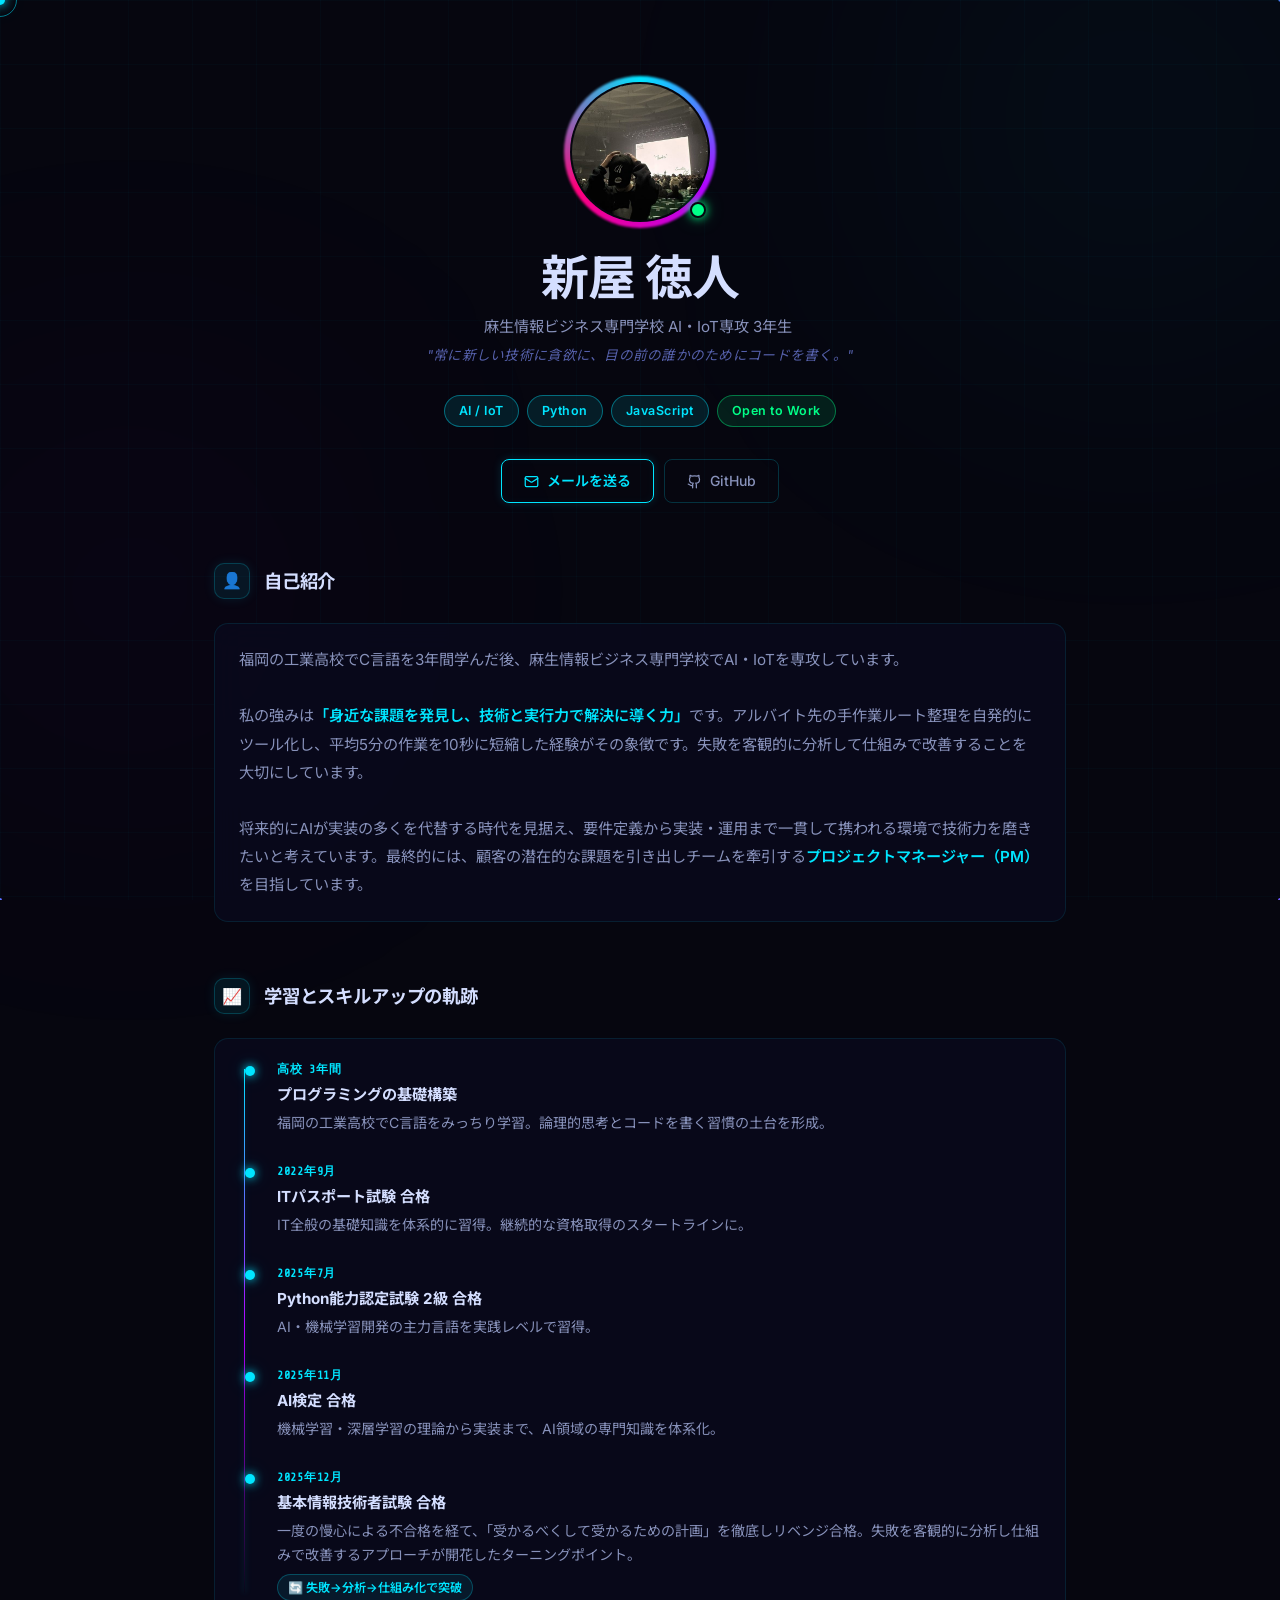
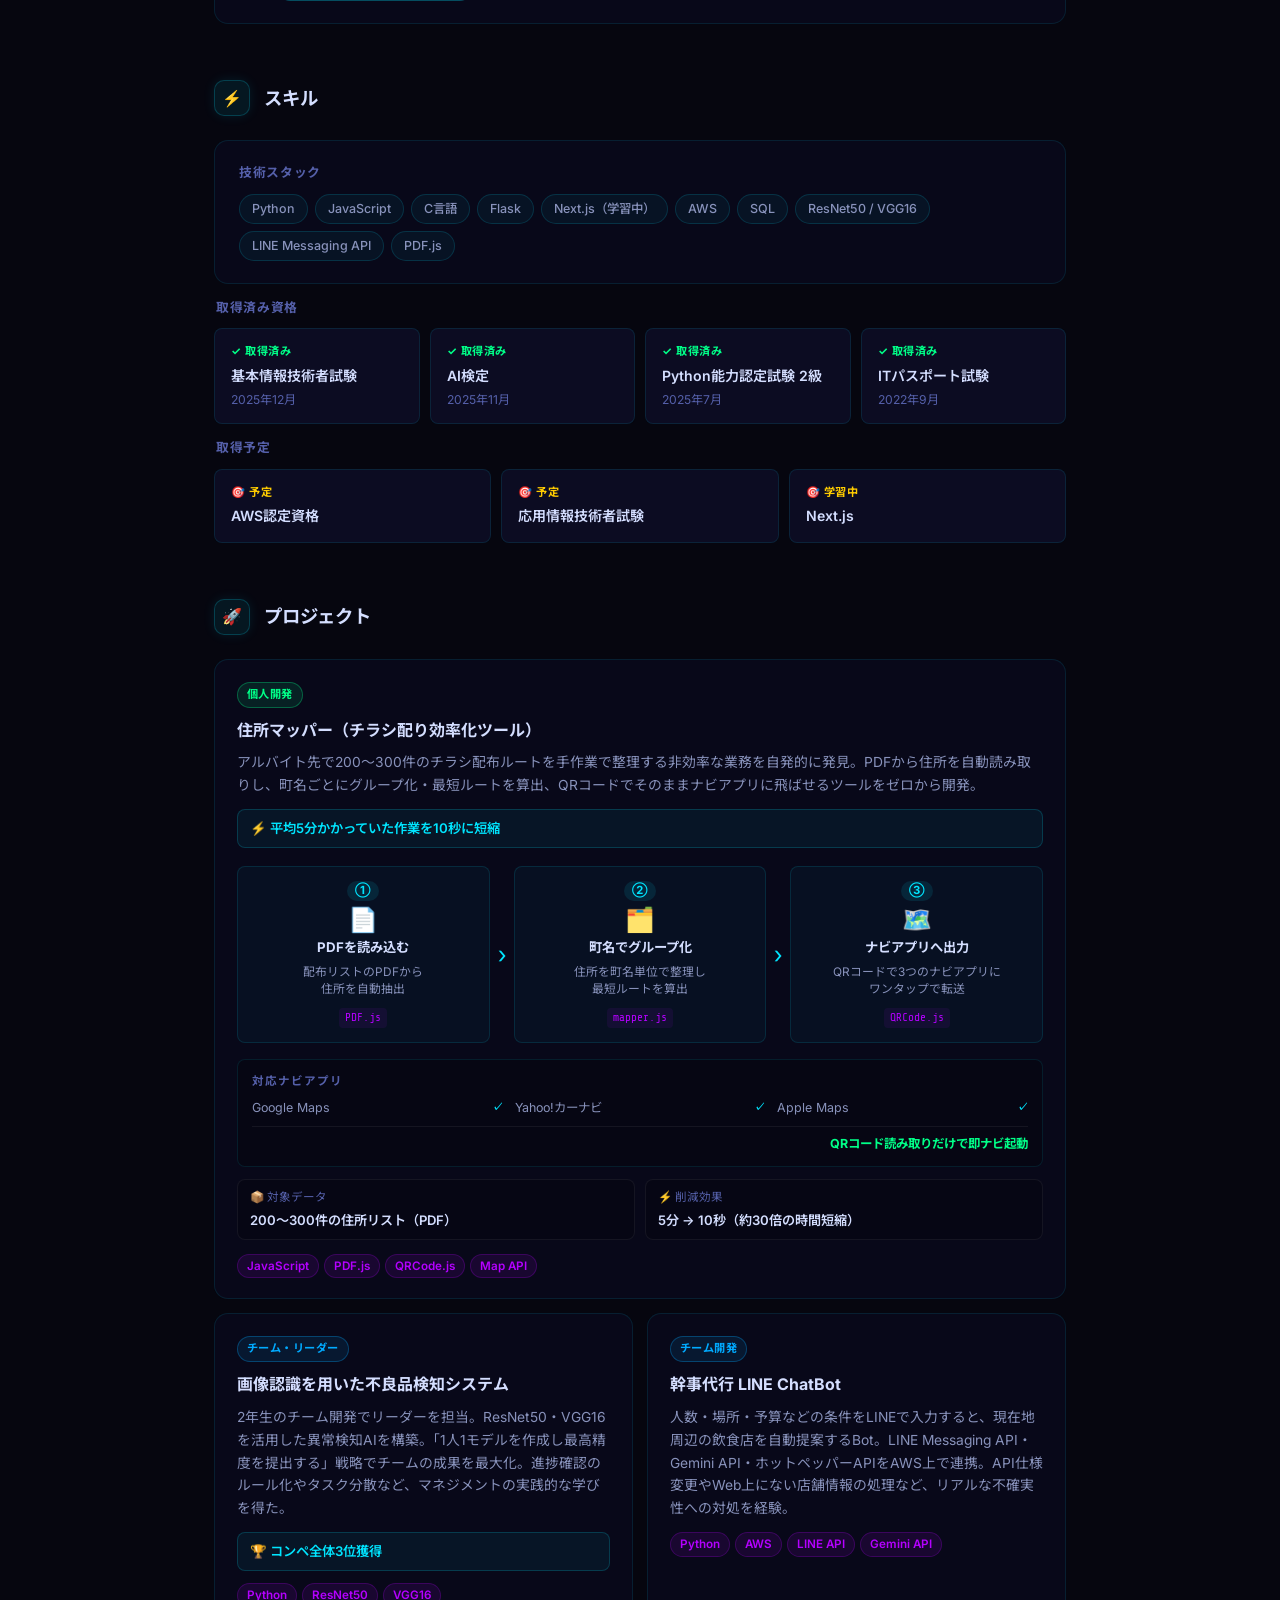
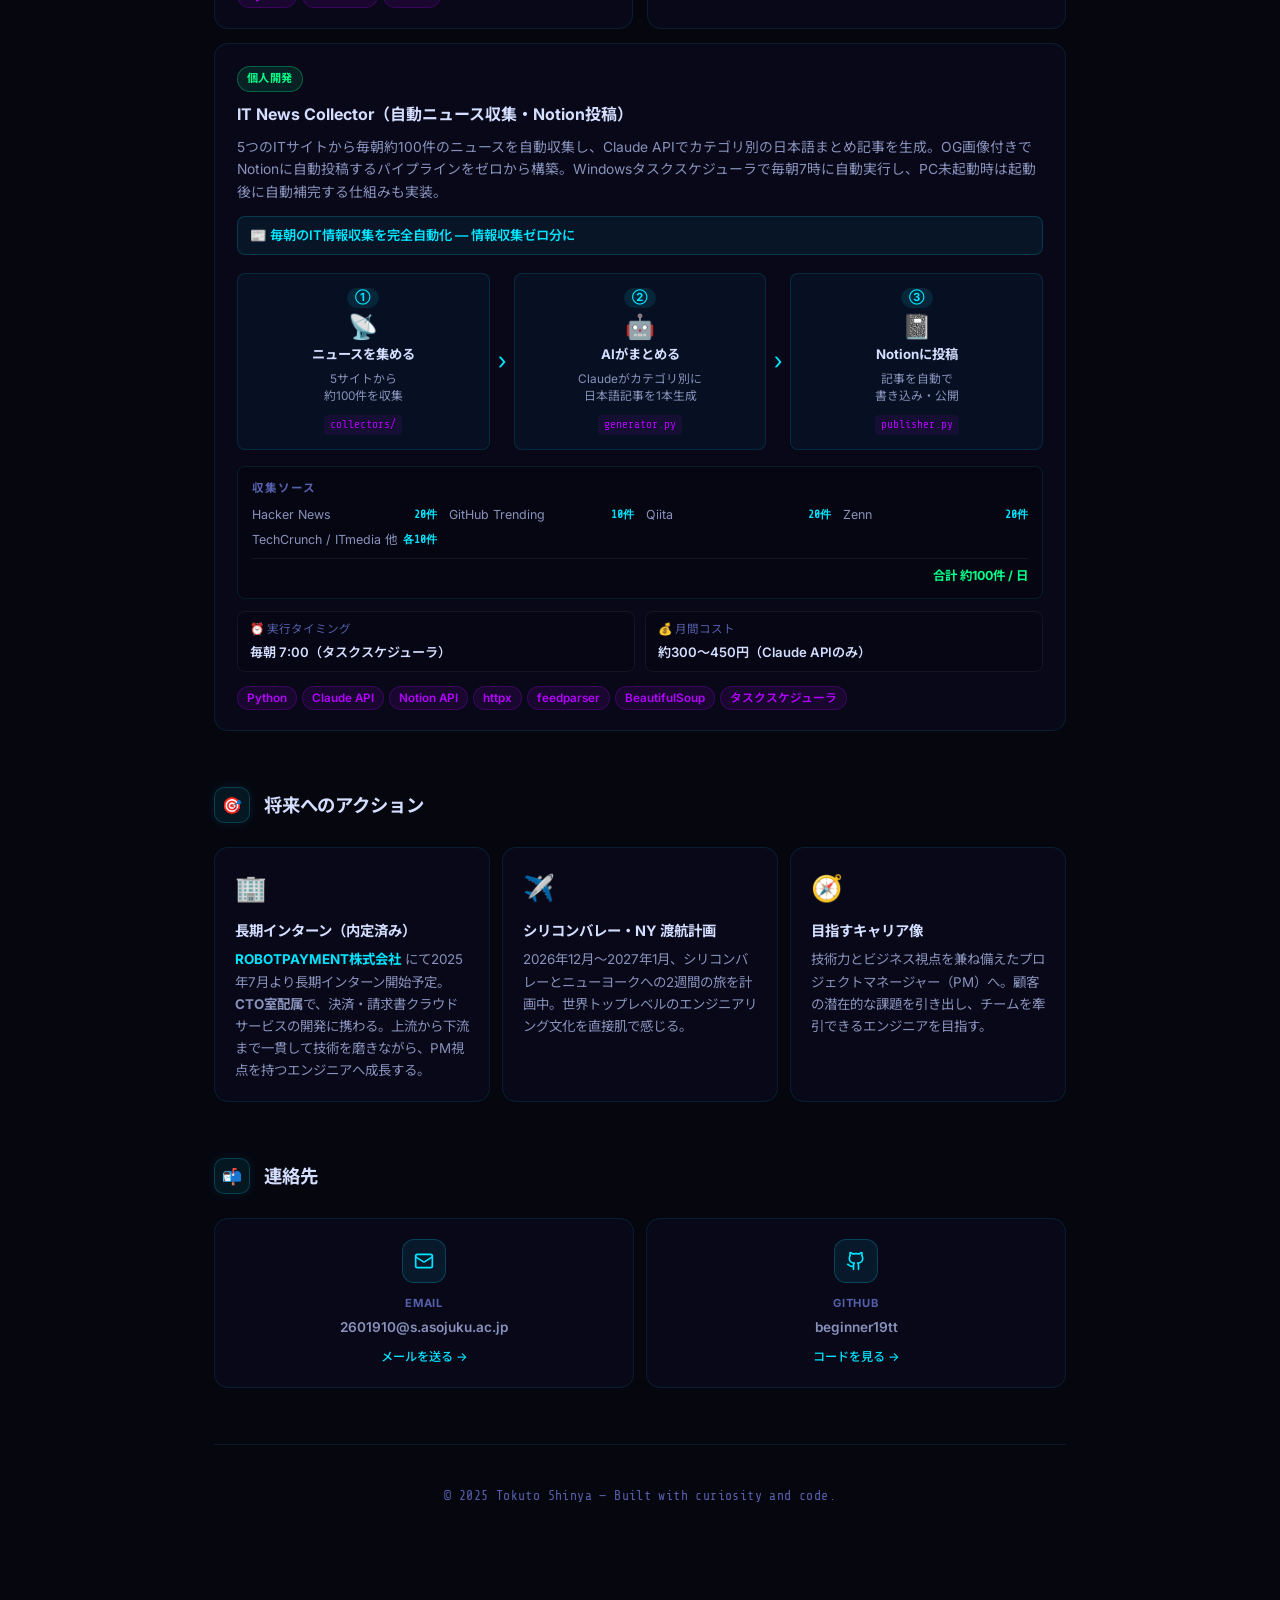
<file: index.html>
<!DOCTYPE html>
<html lang="ja">
<head>
    <meta charset="UTF-8">
    <meta name="viewport" content="width=device-width, initial-scale=1.0">
    <title>新屋徳人 - Portfolio</title>
    <meta name="description" content="麻生情報ビジネス専門学校 AI・IoT専攻 3年生 新屋徳人のポートフォリオ。身近な課題を技術で解決するエンジニア。">
    <link rel="preconnect" href="https://fonts.googleapis.com">
    <link href="https://fonts.googleapis.com/css2?family=Inter:wght@300;400;500;600;700&family=Noto+Sans+JP:wght@300;400;500;700&family=Share+Tech+Mono&display=swap" rel="stylesheet">
    <link rel="stylesheet" href="style.css">
</head>
<body>

<canvas id="particle-canvas"></canvas>
<div class="cursor"></div>
<div class="cursor-ring"></div>
<div class="progress"><div class="progress-bar" id="pbar"></div></div>
<div class="glow-orb glow-orb-1"></div>
<div class="glow-orb glow-orb-2"></div>

<div class="wrapper">

    <!-- ヒーロー -->
    <section class="hero">
        <div class="avatar-ring">
            <img class="avatar" src="[data-uri]" alt="新屋徳人">
            <div class="status-dot"></div>
        </div>
        <h1 class="hero-name">新屋 徳人</h1>
        <div class="hero-role-wrap">
            <span class="hero-role" data-text="麻生情報ビジネス専門学校 AI・IoT専攻 3年生">麻生情報ビジネス専門学校 AI・IoT専攻 3年生</span>
        </div>
        <p class="hero-quote">&quot;常に新しい技術に貪欲に、目の前の誰かのためにコードを書く。&quot;</p>
        <div class="hero-chips">
            <span class="chip accent">AI / IoT</span>
            <span class="chip accent">Python</span>
            <span class="chip accent">JavaScript</span>
            <span class="chip green">Open to Work</span>
        </div>
        <div class="hero-btns">
            <a href="mailto:2601910@s.asojuku.ac.jp" class="btn-primary">
                <svg width="15" height="15" viewBox="0 0 24 24" fill="none" stroke="currentColor" stroke-width="2" stroke-linecap="round" stroke-linejoin="round"><rect x="2" y="4" width="20" height="16" rx="2"/><path d="m22 7-8.97 5.7a1.94 1.94 0 0 1-2.06 0L2 7"/></svg>
                メールを送る
            </a>
            <a href="https://github.com/beginner19tt" target="_blank" rel="noopener" class="btn-ghost">
                <svg width="15" height="15" viewBox="0 0 24 24" fill="none" stroke="currentColor" stroke-width="2" stroke-linecap="round" stroke-linejoin="round"><path d="M15 22v-4a4.8 4.8 0 0 0-1-3.5c3 0 6-2 6-5.5.08-1.25-.27-2.48-1-3.5.28-1.15.28-2.35 0-3.5 0 0-1 0-3 1.5-2.64-.5-5.36-.5-8 0C6 2 5 2 5 2c-.3 1.15-.3 2.35 0 3.5A5.403 5.403 0 0 0 4 9c0 3.5 3 5.5 6 5.5-.39.49-.68 1.05-.85 1.65-.17.6-.22 1.23-.15 1.85v4"/><path d="M9 18c-4.51 2-5-2-7-2"/></svg>
                GitHub
            </a>
        </div>
    </section>

    <!-- 自己紹介 -->
    <section class="section fade-up">
        <div class="section-header">
            <div class="section-icon">👤</div>
            <h2 class="section-title">自己紹介</h2>
        </div>
        <div class="card">
            <p class="about-text">
                福岡の工業高校でC言語を3年間学んだ後、麻生情報ビジネス専門学校でAI・IoTを専攻しています。<br><br>
                私の強みは<strong>「身近な課題を発見し、技術と実行力で解決に導く力」</strong>です。アルバイト先の手作業ルート整理を自発的にツール化し、平均5分の作業を10秒に短縮した経験がその象徴です。失敗を客観的に分析して仕組みで改善することを大切にしています。<br><br>
                将来的にAIが実装の多くを代替する時代を見据え、要件定義から実装・運用まで一貫して携われる環境で技術力を磨きたいと考えています。最終的には、顧客の潜在的な課題を引き出しチームを牽引する<strong>プロジェクトマネージャー（PM）</strong>を目指しています。
            </p>
        </div>
    </section>

    <!-- 学習の軌跡 -->
    <section class="section fade-up">
        <div class="section-header">
            <div class="section-icon">📈</div>
            <h2 class="section-title">学習とスキルアップの軌跡</h2>
        </div>
        <div class="card">
            <div class="timeline">
                <div class="tl-item">
                    <div class="tl-dot"></div>
                    <div class="tl-date">高校 3年間</div>
                    <div class="tl-title">プログラミングの基礎構築</div>
                    <div class="tl-body">福岡の工業高校でC言語をみっちり学習。論理的思考とコードを書く習慣の土台を形成。</div>
                </div>
                <div class="tl-item">
                    <div class="tl-dot"></div>
                    <div class="tl-date">2022年9月</div>
                    <div class="tl-title">ITパスポート試験 合格</div>
                    <div class="tl-body">IT全般の基礎知識を体系的に習得。継続的な資格取得のスタートラインに。</div>
                </div>
                <div class="tl-item">
                    <div class="tl-dot"></div>
                    <div class="tl-date">2025年7月</div>
                    <div class="tl-title">Python能力認定試験 2級 合格</div>
                    <div class="tl-body">AI・機械学習開発の主力言語を実践レベルで習得。</div>
                </div>
                <div class="tl-item">
                    <div class="tl-dot"></div>
                    <div class="tl-date">2025年11月</div>
                    <div class="tl-title">AI検定 合格</div>
                    <div class="tl-body">機械学習・深層学習の理論から実装まで、AI領域の専門知識を体系化。</div>
                </div>
                <div class="tl-item">
                    <div class="tl-dot"></div>
                    <div class="tl-date">2025年12月</div>
                    <div class="tl-title">基本情報技術者試験 合格</div>
                    <div class="tl-body">一度の慢心による不合格を経て、「受かるべくして受かるための計画」を徹底しリベンジ合格。失敗を客観的に分析し仕組みで改善するアプローチが開花したターニングポイント。</div>
                    <div class="tl-badge">🔄 失敗→分析→仕組み化で突破</div>
                </div>
            </div>
        </div>
    </section>

    <!-- スキル -->
    <section class="section fade-up">
        <div class="section-header">
            <div class="section-icon">⚡</div>
            <h2 class="section-title">スキル</h2>
        </div>
        <div class="card" style="margin-bottom:14px;">
            <div style="font-size:0.8em;font-weight:700;color:var(--text3);letter-spacing:0.05em;text-transform:uppercase;margin-bottom:10px;">技術スタック</div>
            <div class="tags">
                <span class="tag">Python</span>
                <span class="tag">JavaScript</span>
                <span class="tag">C言語</span>
                <span class="tag">Flask</span>
                <span class="tag">Next.js（学習中）</span>
                <span class="tag">AWS</span>
                <span class="tag">SQL</span>
                <span class="tag">ResNet50 / VGG16</span>
                <span class="tag">LINE Messaging API</span>
                <span class="tag">PDF.js</span>
            </div>
        </div>
        <div style="font-size:0.8em;font-weight:700;color:var(--text3);letter-spacing:0.05em;text-transform:uppercase;margin-bottom:10px;padding-left:2px;">取得済み資格</div>
        <div class="cert-grid" style="margin-bottom:14px;">
            <div class="cert-card">
                <div class="cert-status">✓ 取得済み</div>
                <div class="cert-name">基本情報技術者試験</div>
                <div class="cert-date">2025年12月</div>
            </div>
            <div class="cert-card">
                <div class="cert-status">✓ 取得済み</div>
                <div class="cert-name">AI検定</div>
                <div class="cert-date">2025年11月</div>
            </div>
            <div class="cert-card">
                <div class="cert-status">✓ 取得済み</div>
                <div class="cert-name">Python能力認定試験 2級</div>
                <div class="cert-date">2025年7月</div>
            </div>
            <div class="cert-card">
                <div class="cert-status">✓ 取得済み</div>
                <div class="cert-name">ITパスポート試験</div>
                <div class="cert-date">2022年9月</div>
            </div>
        </div>
        <div style="font-size:0.8em;font-weight:700;color:var(--text3);letter-spacing:0.05em;text-transform:uppercase;margin-bottom:10px;padding-left:2px;">取得予定</div>
        <div class="cert-grid">
            <div class="cert-card planned">
                <div class="cert-status">🎯 予定</div>
                <div class="cert-name">AWS認定資格</div>
            </div>
            <div class="cert-card planned">
                <div class="cert-status">🎯 予定</div>
                <div class="cert-name">応用情報技術者試験</div>
            </div>
            <div class="cert-card planned">
                <div class="cert-status">🎯 学習中</div>
                <div class="cert-name">Next.js</div>
            </div>
        </div>
    </section>

    <!-- プロジェクト -->
    <section class="section fade-up">
        <div class="section-header">
            <div class="section-icon">🚀</div>
            <h2 class="section-title">プロジェクト</h2>
        </div>
        <div class="proj-grid">
            <div class="proj-card proj-card--featured">
                <div class="scan-line"></div>
                <span class="proj-badge badge-solo">個人開発</span>
                <div class="proj-title">住所マッパー（チラシ配り効率化ツール）</div>
                <div class="proj-desc">アルバイト先で200〜300件のチラシ配布ルートを手作業で整理する非効率な業務を自発的に発見。PDFから住所を自動読み取りし、町名ごとにグループ化・最短ルートを算出、QRコードでそのままナビアプリに飛ばせるツールをゼロから開発。</div>
                <div class="proj-result">⚡ 平均5分かかっていた作業を10秒に短縮</div>

                <!-- 3ステップフロー -->
                <div class="news-flow">
                    <div class="flow-step">
                        <div class="flow-step-num">①</div>
                        <div class="flow-step-icon">📄</div>
                        <div class="flow-step-title">PDFを読み込む</div>
                        <div class="flow-step-desc">配布リストのPDFから<br>住所を自動抽出</div>
                        <div class="flow-step-file">PDF.js</div>
                    </div>
                    <div class="flow-arrow">›</div>
                    <div class="flow-step">
                        <div class="flow-step-num">②</div>
                        <div class="flow-step-icon">🗂️</div>
                        <div class="flow-step-title">町名でグループ化</div>
                        <div class="flow-step-desc">住所を町名単位で整理し<br>最短ルートを算出</div>
                        <div class="flow-step-file">mapper.js</div>
                    </div>
                    <div class="flow-arrow">›</div>
                    <div class="flow-step">
                        <div class="flow-step-num">③</div>
                        <div class="flow-step-icon">🗺️</div>
                        <div class="flow-step-title">ナビアプリへ出力</div>
                        <div class="flow-step-desc">QRコードで3つのナビアプリに<br>ワンタップで転送</div>
                        <div class="flow-step-file">QRCode.js</div>
                    </div>
                </div>

                <!-- 対応ナビアプリ -->
                <div class="news-sources">
                    <div class="sources-label">対応ナビアプリ</div>
                    <div class="sources-grid">
                        <div class="source-item"><span class="source-name">Google Maps</span><span class="source-count">✓</span></div>
                        <div class="source-item"><span class="source-name">Yahoo!カーナビ</span><span class="source-count">✓</span></div>
                        <div class="source-item"><span class="source-name">Apple Maps</span><span class="source-count">✓</span></div>
                    </div>
                    <div class="sources-total">QRコード読み取りだけで即ナビ起動</div>
                </div>

                <!-- メタ情報 -->
                <div class="news-meta-row">
                    <div class="news-meta-item">
                        <span class="news-meta-label">📦 対象データ</span>
                        <span class="news-meta-value">200〜300件の住所リスト（PDF）</span>
                    </div>
                    <div class="news-meta-item">
                        <span class="news-meta-label">⚡ 削減効果</span>
                        <span class="news-meta-value">5分 → 10秒（約30倍の時間短縮）</span>
                    </div>
                </div>

                <div class="proj-techs">
                    <span class="tech-chip">JavaScript</span>
                    <span class="tech-chip">PDF.js</span>
                    <span class="tech-chip">QRCode.js</span>
                    <span class="tech-chip">Map API</span>
                </div>
            </div>
            <div class="proj-card">
                <div class="scan-line"></div>
                <span class="proj-badge badge-team">チーム・リーダー</span>
                <div class="proj-title">画像認識を用いた不良品検知システム</div>
                <div class="proj-desc">2年生のチーム開発でリーダーを担当。ResNet50・VGG16を活用した異常検知AIを構築。「1人1モデルを作成し最高精度を提出する」戦略でチームの成果を最大化。進捗確認のルール化やタスク分散など、マネジメントの実践的な学びを得た。</div>
                <div class="proj-result">🏆 コンペ全体3位獲得</div>
                <div class="proj-techs">
                    <span class="tech-chip">Python</span>
                    <span class="tech-chip">ResNet50</span>
                    <span class="tech-chip">VGG16</span>
                </div>
            </div>
            <div class="proj-card">
                <div class="scan-line"></div>
                <span class="proj-badge badge-team">チーム開発</span>
                <div class="proj-title">幹事代行 LINE ChatBot</div>
                <div class="proj-desc">人数・場所・予算などの条件をLINEで入力すると、現在地周辺の飲食店を自動提案するBot。LINE Messaging API・Gemini API・ホットペッパーAPIをAWS上で連携。API仕様変更やWeb上にない店舗情報の処理など、リアルな不確実性への対処を経験。</div>
                <div class="proj-techs">
                    <span class="tech-chip">Python</span>
                    <span class="tech-chip">AWS</span>
                    <span class="tech-chip">LINE API</span>
                    <span class="tech-chip">Gemini API</span>
                </div>
            </div>

            <div class="proj-card proj-card--featured">
                <div class="scan-line"></div>
                <span class="proj-badge badge-solo">個人開発</span>
                <div class="proj-title">IT News Collector（自動ニュース収集・Notion投稿）</div>
                <div class="proj-desc">5つのITサイトから毎朝約100件のニュースを自動収集し、Claude APIでカテゴリ別の日本語まとめ記事を生成。OG画像付きでNotionに自動投稿するパイプラインをゼロから構築。Windowsタスクスケジューラで毎朝7時に自動実行し、PC未起動時は起動後に自動補完する仕組みも実装。</div>
                <div class="proj-result">📰 毎朝のIT情報収集を完全自動化 — 情報収集ゼロ分に</div>

                <!-- 3ステップフロー -->
                <div class="news-flow">
                    <div class="flow-step">
                        <div class="flow-step-num">①</div>
                        <div class="flow-step-icon">📡</div>
                        <div class="flow-step-title">ニュースを集める</div>
                        <div class="flow-step-desc">5サイトから<br>約100件を収集</div>
                        <div class="flow-step-file">collectors/</div>
                    </div>
                    <div class="flow-arrow">›</div>
                    <div class="flow-step">
                        <div class="flow-step-num">②</div>
                        <div class="flow-step-icon">🤖</div>
                        <div class="flow-step-title">AIがまとめる</div>
                        <div class="flow-step-desc">Claudeがカテゴリ別に<br>日本語記事を1本生成</div>
                        <div class="flow-step-file">generator.py</div>
                    </div>
                    <div class="flow-arrow">›</div>
                    <div class="flow-step">
                        <div class="flow-step-num">③</div>
                        <div class="flow-step-icon">📓</div>
                        <div class="flow-step-title">Notionに投稿</div>
                        <div class="flow-step-desc">記事を自動で<br>書き込み・公開</div>
                        <div class="flow-step-file">publisher.py</div>
                    </div>
                </div>

                <!-- 収集ソース一覧 -->
                <div class="news-sources">
                    <div class="sources-label">収集ソース</div>
                    <div class="sources-grid">
                        <div class="source-item"><span class="source-name">Hacker News</span><span class="source-count">20件</span></div>
                        <div class="source-item"><span class="source-name">GitHub Trending</span><span class="source-count">10件</span></div>
                        <div class="source-item"><span class="source-name">Qiita</span><span class="source-count">20件</span></div>
                        <div class="source-item"><span class="source-name">Zenn</span><span class="source-count">20件</span></div>
                        <div class="source-item"><span class="source-name">TechCrunch / ITmedia 他</span><span class="source-count">各10件</span></div>
                    </div>
                    <div class="sources-total">合計 約100件 / 日</div>
                </div>

                <!-- コスト・自動化 -->
                <div class="news-meta-row">
                    <div class="news-meta-item">
                        <span class="news-meta-label">⏰ 実行タイミング</span>
                        <span class="news-meta-value">毎朝 7:00（タスクスケジューラ）</span>
                    </div>
                    <div class="news-meta-item">
                        <span class="news-meta-label">💰 月間コスト</span>
                        <span class="news-meta-value">約300〜450円（Claude APIのみ）</span>
                    </div>
                </div>

                <div class="proj-techs">
                    <span class="tech-chip">Python</span>
                    <span class="tech-chip">Claude API</span>
                    <span class="tech-chip">Notion API</span>
                    <span class="tech-chip">httpx</span>
                    <span class="tech-chip">feedparser</span>
                    <span class="tech-chip">BeautifulSoup</span>
                    <span class="tech-chip">タスクスケジューラ</span>
                </div>
            </div>
        </div>
    </section>

    <!-- 将来へのアクション -->
    <section class="section fade-up">
        <div class="section-header">
            <div class="section-icon">🎯</div>
            <h2 class="section-title">将来へのアクション</h2>
        </div>
        <div class="vision-grid">
            <div class="vision-card">
                <div class="vision-emoji">🏢</div>
                <div class="vision-title">長期インターン（内定済み）</div>
                <div class="vision-body">
                    <strong style="color:var(--accent);">ROBOTPAYMENT株式会社</strong> にて2025年7月より長期インターン開始予定。<strong>CTO室配属</strong>で、決済・請求書クラウドサービスの開発に携わる。上流から下流まで一貫して技術を磨きながら、PM視点を持つエンジニアへ成長する。
                </div>
            </div>
            <div class="vision-card">
                <div class="vision-emoji">✈️</div>
                <div class="vision-title">シリコンバレー・NY 渡航計画</div>
                <div class="vision-body">2026年12月〜2027年1月、シリコンバレーとニューヨークへの2週間の旅を計画中。世界トップレベルのエンジニアリング文化を直接肌で感じる。</div>
            </div>
            <div class="vision-card">
                <div class="vision-emoji">🧭</div>
                <div class="vision-title">目指すキャリア像</div>
                <div class="vision-body">技術力とビジネス視点を兼ね備えたプロジェクトマネージャー（PM）へ。顧客の潜在的な課題を引き出し、チームを牽引できるエンジニアを目指す。</div>
            </div>
        </div>
    </section>

    <!-- 連絡先 -->
    <section class="section fade-up">
        <div class="section-header">
            <div class="section-icon">📬</div>
            <h2 class="section-title">連絡先</h2>
        </div>
        <div class="contact-grid">
            <a href="mailto:2601910@s.asojuku.ac.jp" class="contact-card">
                <div class="contact-icon-wrap">
                    <svg width="20" height="20" viewBox="0 0 24 24" fill="none" stroke="currentColor" stroke-width="2" stroke-linecap="round" stroke-linejoin="round"><rect x="2" y="4" width="20" height="16" rx="2"/><path d="m22 7-8.97 5.7a1.94 1.94 0 0 1-2.06 0L2 7"/></svg>
                </div>
                <div class="contact-label">Email</div>
                <div class="contact-val">2601910@s.asojuku.ac.jp</div>
                <div class="contact-cta">メールを送る →</div>
            </a>
            <a href="https://github.com/beginner19tt" target="_blank" rel="noopener noreferrer" class="contact-card">
                <div class="contact-icon-wrap">
                    <svg width="20" height="20" viewBox="0 0 24 24" fill="none" stroke="currentColor" stroke-width="2" stroke-linecap="round" stroke-linejoin="round"><path d="M15 22v-4a4.8 4.8 0 0 0-1-3.5c3 0 6-2 6-5.5.08-1.25-.27-2.48-1-3.5.28-1.15.28-2.35 0-3.5 0 0-1 0-3 1.5-2.64-.5-5.36-.5-8 0C6 2 5 2 5 2c-.3 1.15-.3 2.35 0 3.5A5.403 5.403 0 0 0 4 9c0 3.5 3 5.5 6 5.5-.39.49-.68 1.05-.85 1.65-.17.6-.22 1.23-.15 1.85v4"/><path d="M9 18c-4.51 2-5-2-7-2"/></svg>
                </div>
                <div class="contact-label">GitHub</div>
                <div class="contact-val">beginner19tt</div>
                <div class="contact-cta">コードを見る →</div>
            </a>
        </div>
    </section>

    <footer class="footer fade-up">
        <p>&copy; 2025 Tokuto Shinya &mdash; Built with curiosity and code.</p>
    </footer>

</div>

<script src="script.js"></script>
</body>
</html>
</file>
<file: style.css>
/* ============================================================
   style.css — Futuristic Student Portfolio
   ============================================================ */

@import url('https://fonts.googleapis.com/css2?family=Inter:wght@300;400;500;600;700&family=Noto+Sans+JP:wght@300;400;500;700&family=Share+Tech+Mono&display=swap');

:root {
  --bg:      #06060f;
  --bg2:     rgba(10, 10, 28, 0.88);
  --bg3:     rgba(15, 15, 42, 0.75);
  --border:  rgba(0, 229, 255, 0.1);
  --border2: rgba(0, 229, 255, 0.35);
  --accent:  #00e5ff;
  --accent2: #b400ff;
  --accent3: #ff007a;
  --green:   #00ff88;
  --amber:   #ffcc00;
  --red:     #ff3366;
  --blue:    #00aaff;
  --text:    #d4deff;
  --text2:   #8892bb;
  --text3:   #5560aa;
  --radius:    14px;
  --radius-sm: 8px;
}

* { margin: 0; padding: 0; box-sizing: border-box; }
html { scroll-behavior: smooth; }

body {
  font-family: 'Inter', 'Noto Sans JP', sans-serif;
  background: var(--bg);
  color: var(--text);
  line-height: 1.6;
  min-height: 100vh;
  cursor: none;
}

/* ---- Custom Cursor ---- */
.cursor {
  position: fixed;
  width: 10px; height: 10px;
  background: var(--accent);
  border-radius: 50%;
  pointer-events: none;
  z-index: 9999;
  transform: translate(-50%, -50%);
  box-shadow: 0 0 10px var(--accent), 0 0 20px rgba(0,229,255,0.4);
  transition: opacity 0.2s;
}
.cursor-ring {
  position: fixed;
  width: 34px; height: 34px;
  border: 1px solid rgba(0,229,255,0.5);
  border-radius: 50%;
  pointer-events: none;
  z-index: 9998;
  transform: translate(-50%, -50%);
  transition: width 0.2s, height 0.2s, border-color 0.2s;
}
.cursor-ring.hovering {
  width: 50px; height: 50px;
  border-color: var(--accent2);
  box-shadow: 0 0 14px rgba(180,0,255,0.3);
}

/* ---- Particle Canvas ---- */
#particle-canvas {
  position: fixed;
  inset: 0; z-index: 0;
  pointer-events: none;
}

/* ---- Scrollbar ---- */
::-webkit-scrollbar { width: 4px; }
::-webkit-scrollbar-track { background: #040408; }
::-webkit-scrollbar-thumb {
  background: linear-gradient(var(--accent), var(--accent2));
  border-radius: 2px;
}

/* ---- Progress Bar ---- */
.progress {
  position: fixed; top: 0; left: 0; height: 2px; width: 100%; z-index: 9997;
}
.progress-bar {
  height: 100%;
  background: linear-gradient(90deg, var(--accent), var(--accent2), var(--accent3));
  transform: scaleX(0); transform-origin: left;
  transition: transform 0.08s linear;
  box-shadow: 0 0 8px var(--accent);
}

/* ---- Grid Background ---- */
body::before {
  content: '';
  position: fixed; inset: 0; z-index: 0; pointer-events: none;
  background-image:
    linear-gradient(rgba(0,229,255,0.025) 1px, transparent 1px),
    linear-gradient(90deg, rgba(0,229,255,0.025) 1px, transparent 1px);
  background-size: 64px 64px;
}

/* ---- Glow Orbs ---- */
.glow-orb {
  position: fixed; border-radius: 50%;
  filter: blur(150px); pointer-events: none; z-index: 0;
}
.glow-orb-1 {
  width: 600px; height: 600px;
  background: radial-gradient(circle, rgba(0,229,255,0.09) 0%, transparent 70%);
  top: -180px; right: -150px;
  animation: orb-drift 14s ease-in-out infinite alternate;
}
.glow-orb-2 {
  width: 500px; height: 500px;
  background: radial-gradient(circle, rgba(180,0,255,0.08) 0%, transparent 70%);
  bottom: 60px; left: -120px;
  animation: orb-drift 10s ease-in-out infinite alternate-reverse;
}

/* ---- Main Layout ---- */
.wrapper {
  position: relative; z-index: 1;
  max-width: 900px; margin: 0 auto; padding: 0 24px 80px;
}

/* ---- Hero Section ---- */
.hero {
  padding: 80px 0 60px;
  display: flex; flex-direction: column; align-items: center;
  text-align: center; gap: 0;
}

.avatar-ring {
  position: relative; margin-bottom: 28px;
  width: 144px; height: 144px;
}
.avatar-ring::before {
  content: '';
  position: absolute; inset: -4px; border-radius: 50%;
  background: conic-gradient(from 0deg, var(--accent), var(--accent2), var(--accent3), var(--accent));
  animation: spin-slow 4s linear infinite;
  z-index: 0;
  filter: blur(1px);
}
.avatar-ring::after {
  content: '';
  position: absolute; inset: 2px; border-radius: 50%;
  background: var(--bg); z-index: 1;
}
.avatar {
  position: relative; z-index: 2;
  width: 136px; height: 136px; border-radius: 50%;
  object-fit: cover; object-position: center top;
  display: block; margin: 4px auto 0;
  animation: float 6s ease-in-out infinite;
}

.status-dot {
  position: absolute; bottom: 6px; right: 6px; z-index: 3;
  width: 16px; height: 16px; border-radius: 50%;
  background: var(--green); border: 2px solid var(--bg);
  box-shadow: 0 0 10px var(--green), 0 0 20px rgba(0,255,136,0.3);
  animation: pulse-dot 2s ease-in-out infinite;
}

/* ---- Hero Name with Glitch ---- */
.hero-name {
  font-size: clamp(2rem, 5vw, 3rem);
  font-weight: 700; letter-spacing: -0.02em;
  line-height: 1.1; margin-bottom: 10px;
  color: var(--text);
  position: relative;
  display: inline-block;
}
.hero-name::before,
.hero-name::after {
  content: attr(data-text);
  position: absolute; left: 0; top: 0; width: 100%;
  opacity: 0;
}
.hero-name.glitching::before {
  opacity: 1;
  color: var(--accent);
  animation: glitch-1 0.25s steps(2) forwards;
  clip-path: polygon(0 15%, 100% 15%, 100% 40%, 0 40%);
}
.hero-name.glitching::after {
  opacity: 1;
  color: var(--accent2);
  animation: glitch-2 0.25s steps(2) forwards;
  clip-path: polygon(0 55%, 100% 55%, 100% 80%, 0 80%);
}

/* ---- Typewriter ---- */
.hero-role-wrap {
  font-size: 0.95em; color: var(--text2); margin-bottom: 6px;
  min-height: 1.5em; font-weight: 400;
}
.hero-role {
  display: inline;
  border-right: 2px solid var(--accent);
  padding-right: 2px;
  animation: blink-cursor 0.75s step-end infinite;
}
.typewriter-done .hero-role {
  border-right-color: transparent;
  animation: none;
}

.hero-quote {
  font-size: 0.85em; color: var(--text3); margin-bottom: 28px;
  font-style: italic; letter-spacing: 0.02em;
  opacity: 0; animation: fade-in 1s 1.8s ease forwards;
}
.hero-chips {
  display: flex; flex-wrap: wrap; gap: 8px;
  justify-content: center; margin-bottom: 32px;
  opacity: 0; animation: fade-in 1s 2s ease forwards;
}
.chip {
  padding: 5px 14px; border-radius: 99px;
  font-size: 0.78em; font-weight: 600; letter-spacing: 0.04em;
  border: 1px solid var(--border2);
  background: rgba(0,229,255,0.06); color: var(--text2);
  transition: all 0.2s;
}
.chip:hover { background: rgba(0,229,255,0.12); color: var(--accent); }
.chip.accent { background: rgba(0,229,255,0.1); color: var(--accent); border-color: rgba(0,229,255,0.4); }
.chip.green  { background: rgba(0,255,136,0.1); color: var(--green);  border-color: rgba(0,255,136,0.4); }

.hero-btns {
  display: flex; gap: 10px; flex-wrap: wrap; justify-content: center;
  opacity: 0; animation: fade-in 1s 2.2s ease forwards;
}
.btn-primary {
  display: inline-flex; align-items: center; gap: 8px;
  background: transparent; color: var(--accent);
  padding: 10px 22px; border-radius: var(--radius-sm);
  font-size: 0.875em; font-weight: 600; text-decoration: none;
  border: 1px solid var(--accent);
  transition: all 0.25s;
  box-shadow: 0 0 10px rgba(0,229,255,0.15), inset 0 0 10px rgba(0,229,255,0.04);
  position: relative; overflow: hidden;
}
.btn-primary::before {
  content: '';
  position: absolute; inset: 0;
  background: var(--accent);
  transform: scaleX(0); transform-origin: left;
  transition: transform 0.25s;
  z-index: -1;
}
.btn-primary:hover { color: var(--bg); box-shadow: 0 0 22px rgba(0,229,255,0.5); }
.btn-primary:hover::before { transform: scaleX(1); }

.btn-ghost {
  display: inline-flex; align-items: center; gap: 8px;
  background: transparent; color: var(--text2);
  padding: 10px 22px; border-radius: var(--radius-sm);
  font-size: 0.875em; font-weight: 500; text-decoration: none;
  border: 1px solid rgba(0,229,255,0.2);
  transition: all 0.25s;
}
.btn-ghost:hover {
  border-color: var(--accent2); color: var(--accent2);
  box-shadow: 0 0 16px rgba(180,0,255,0.25);
}

/* ---- Section Common ---- */
.section { margin-bottom: 56px; }

/* ---- Fade-up ---- */
.fade-up {
  opacity: 0;
  transform: translateY(36px);
  transition: opacity 0.7s cubic-bezier(0.16,1,0.3,1),
              transform 0.7s cubic-bezier(0.16,1,0.3,1);
}
.fade-up.visible { opacity: 1; transform: translateY(0); }

.section-header {
  display: flex; align-items: center; gap: 14px;
  margin-bottom: 24px;
}
.section-icon {
  width: 36px; height: 36px; border-radius: 10px;
  background: rgba(0,229,255,0.08);
  border: 1px solid rgba(0,229,255,0.2);
  display: flex; align-items: center; justify-content: center;
  font-size: 16px; flex-shrink: 0;
  box-shadow: 0 0 12px rgba(0,229,255,0.1);
}
.section-title {
  font-size: 1.15em; font-weight: 700; color: var(--text);
  letter-spacing: -0.01em;
}

/* ---- Cards (Glassmorphism) ---- */
.card {
  background: var(--bg2);
  border: 1px solid var(--border);
  border-radius: var(--radius); padding: 22px 24px;
  backdrop-filter: blur(16px);
  -webkit-backdrop-filter: blur(16px);
  transition: border-color 0.3s, box-shadow 0.3s;
  position: relative; overflow: hidden;
}
.card::after {
  content: '';
  position: absolute;
  top: 0; left: -100%;
  width: 50%; height: 100%;
  background: linear-gradient(90deg, transparent, rgba(0,229,255,0.04), transparent);
  transition: left 0.55s ease;
  pointer-events: none;
}
.card:hover { border-color: var(--border2); box-shadow: 0 0 28px rgba(0,229,255,0.08), 0 8px 32px rgba(0,0,0,0.5); }
.card:hover::after { left: 160%; }

/* ---- About ---- */
.about-text { font-size: 0.95em; color: var(--text2); line-height: 1.85; }
.about-text strong { color: var(--accent); font-weight: 600; }

/* ---- Timeline ---- */
.timeline { position: relative; padding-left: 20px; }
.timeline::before {
  content: ''; position: absolute; left: 5px; top: 8px; bottom: 8px;
  width: 1px;
  background: linear-gradient(to bottom, var(--accent), var(--accent2), transparent);
  box-shadow: 0 0 6px rgba(0,229,255,0.3);
}
.tl-item { position: relative; margin-bottom: 28px; padding-left: 18px; }
.tl-item:last-child { margin-bottom: 0; }
.tl-dot {
  position: absolute; left: -14px; top: 5px;
  width: 10px; height: 10px; border-radius: 50%;
  background: var(--accent);
  box-shadow: 0 0 10px var(--accent), 0 0 20px rgba(0,229,255,0.3);
  animation: pulse-dot 2s ease-in-out infinite;
}
.tl-date {
  font-size: 0.73em; font-weight: 700; color: var(--accent);
  letter-spacing: 0.06em; text-transform: uppercase; margin-bottom: 3px;
  font-family: 'Share Tech Mono', monospace;
}
.tl-title { font-size: 0.95em; font-weight: 700; color: var(--text); margin-bottom: 4px; }
.tl-body  { font-size: 0.88em; color: var(--text2); line-height: 1.7; }
.tl-badge {
  display: inline-flex; align-items: center; gap: 5px;
  margin-top: 7px; padding: 3px 10px; border-radius: 99px;
  font-size: 0.76em; font-weight: 600;
  background: rgba(0,229,255,0.08); color: var(--accent);
  border: 1px solid rgba(0,229,255,0.25);
}

/* ---- Stack Tags ---- */
.tags { display: flex; flex-wrap: wrap; gap: 7px; margin-top: 10px; }
.tag {
  padding: 4px 12px; border-radius: 99px;
  font-size: 0.78em; font-weight: 500;
  background: rgba(0,229,255,0.05); color: var(--text2);
  border: 1px solid rgba(0,229,255,0.15);
  transition: all 0.2s;
}
.tag:hover { border-color: var(--accent); color: var(--accent); box-shadow: 0 0 10px rgba(0,229,255,0.18); }

/* ---- Cert Grid ---- */
.cert-grid {
  display: grid; grid-template-columns: repeat(auto-fit, minmax(200px, 1fr));
  gap: 10px;
}
.cert-card {
  background: var(--bg3);
  border: 1px solid var(--border);
  border-radius: var(--radius-sm); padding: 14px 16px;
  backdrop-filter: blur(10px);
  transition: all 0.25s;
  position: relative; overflow: hidden;
}
.cert-card::after {
  content: '';
  position: absolute; bottom: 0; left: 0; right: 0; height: 1px;
  background: linear-gradient(90deg, transparent, var(--green), transparent);
  transform: scaleX(0); transition: transform 0.3s;
}
.cert-card:hover {
  border-color: var(--green); transform: translateY(-2px);
  box-shadow: 0 0 18px rgba(0,255,136,0.12);
}
.cert-card:hover::after { transform: scaleX(1); }

.cert-status {
  font-size: 0.7em; font-weight: 700; letter-spacing: 0.05em;
  color: var(--green); margin-bottom: 4px;
  display: flex; align-items: center; gap: 4px;
}
.cert-name { font-size: 0.88em; font-weight: 600; color: var(--text); }
.cert-date { font-size: 0.76em; color: var(--text3); margin-top: 2px; }

.cert-card.planned:hover { border-color: var(--amber); box-shadow: 0 0 18px rgba(255,204,0,0.12); }
.cert-card.planned .cert-status { color: var(--amber); }
.cert-card.planned::after { background: linear-gradient(90deg, transparent, var(--amber), transparent); }

/* ---- Project Grid ---- */
.proj-grid {
  display: grid; grid-template-columns: repeat(auto-fit, minmax(280px, 1fr));
  gap: 14px;
}
.proj-card {
  background: var(--bg2);
  border: 1px solid var(--border);
  border-radius: var(--radius); padding: 20px 22px;
  backdrop-filter: blur(14px);
  position: relative; overflow: hidden;
  transition: all 0.3s;
}
.proj-card::before {
  content: ''; position: absolute; top: 0; left: 0; right: 0; height: 2px;
  background: linear-gradient(90deg, var(--accent), var(--accent2), var(--accent3));
  opacity: 0; transition: opacity 0.3s;
}
/* Scan-line on hover */
.proj-card .scan-line {
  position: absolute; left: 0; right: 0; height: 2px;
  background: linear-gradient(90deg, transparent, rgba(0,229,255,0.5), transparent);
  top: -10px; pointer-events: none;
  opacity: 0; transition: opacity 0.2s;
}
.proj-card:hover .scan-line { opacity: 1; animation: scan-line 1.6s linear infinite; }

.proj-card:hover { border-color: var(--border2); transform: translateY(-4px); box-shadow: 0 0 28px rgba(0,229,255,0.1), 0 12px 32px rgba(0,0,0,0.5); }
.proj-card:hover::before { opacity: 1; }

.proj-badge {
  display: inline-flex; align-items: center; gap: 5px;
  font-size: 0.7em; font-weight: 700; letter-spacing: 0.04em;
  padding: 3px 9px; border-radius: 99px; margin-bottom: 10px;
}
.badge-solo { background: rgba(0,255,136,0.1);  color: var(--green);  border: 1px solid rgba(0,255,136,0.3); }
.badge-team { background: rgba(0,170,255,0.1);  color: var(--blue);   border: 1px solid rgba(0,170,255,0.3); }
.badge-wip  { background: rgba(255,204,0,0.1);  color: var(--amber);  border: 1px solid rgba(255,204,0,0.3); }

.proj-title { font-size: 1em; font-weight: 700; color: var(--text); margin-bottom: 8px; }
.proj-desc  { font-size: 0.865em; color: var(--text2); line-height: 1.65; margin-bottom: 12px; }
.proj-result {
  display: flex; align-items: flex-start; gap: 8px;
  background: rgba(0,229,255,0.06);
  border: 1px solid rgba(0,229,255,0.18);
  border-radius: var(--radius-sm); padding: 8px 12px;
  font-size: 0.83em; color: var(--accent); font-weight: 600;
  margin-bottom: 12px;
}
.proj-techs { display: flex; flex-wrap: wrap; gap: 5px; }
.tech-chip {
  padding: 2px 9px; border-radius: 99px;
  font-size: 0.73em; font-weight: 600;
  background: rgba(180,0,255,0.1); color: var(--accent2);
  border: 1px solid rgba(180,0,255,0.22);
}

/* ---- IT News Collector Featured Card ---- */
.proj-card--featured {
  grid-column: 1 / -1;
}

.news-flow {
  display: flex; align-items: stretch; gap: 0;
  margin: 18px 0 16px;
}
.flow-step {
  flex: 1;
  background: rgba(0,229,255,0.04);
  border: 1px solid rgba(0,229,255,0.12);
  border-radius: var(--radius-sm);
  padding: 14px 12px;
  text-align: center;
  display: flex; flex-direction: column; align-items: center; gap: 5px;
}
.flow-step-num {
  font-size: 0.7em; font-weight: 700; color: var(--accent);
  background: rgba(0,229,255,0.1); border-radius: 99px;
  padding: 1px 8px; margin-bottom: 2px;
}
.flow-step-icon { font-size: 1.5em; line-height: 1; }
.flow-step-title { font-size: 0.83em; font-weight: 700; color: var(--text); }
.flow-step-desc { font-size: 0.74em; color: var(--text2); line-height: 1.5; }
.flow-step-file {
  font-family: 'Share Tech Mono', monospace;
  font-size: 0.7em; color: var(--accent2);
  background: rgba(180,0,255,0.08); border-radius: 4px;
  padding: 1px 6px; margin-top: 4px;
}
.flow-arrow {
  display: flex; align-items: center; justify-content: center;
  padding: 0 8px; font-size: 1.5em; color: var(--accent);
  flex-shrink: 0;
}

.news-sources {
  background: rgba(0,0,0,0.25);
  border: 1px solid rgba(0,229,255,0.1);
  border-radius: var(--radius-sm);
  padding: 12px 14px; margin-bottom: 12px;
}
.sources-label {
  font-size: 0.72em; font-weight: 700; color: var(--text3);
  text-transform: uppercase; letter-spacing: 0.08em; margin-bottom: 8px;
}
.sources-grid {
  display: grid; grid-template-columns: repeat(auto-fit, minmax(150px, 1fr));
  gap: 5px 12px;
}
.source-item {
  display: flex; justify-content: space-between; align-items: center;
  font-size: 0.78em;
}
.source-name { color: var(--text2); }
.source-count {
  font-weight: 700; color: var(--accent);
  font-family: 'Share Tech Mono', monospace; font-size: 0.9em;
}
.sources-total {
  font-size: 0.78em; font-weight: 700; color: var(--green);
  text-align: right; margin-top: 8px; border-top: 1px solid rgba(255,255,255,0.06);
  padding-top: 7px;
}

.news-meta-row {
  display: flex; gap: 10px; margin-bottom: 14px; flex-wrap: wrap;
}
.news-meta-item {
  flex: 1; min-width: 180px;
  background: rgba(0,0,0,0.2); border: 1px solid rgba(255,255,255,0.06);
  border-radius: var(--radius-sm); padding: 8px 12px;
  display: flex; flex-direction: column; gap: 3px;
}
.news-meta-label { font-size: 0.72em; color: var(--text3); }
.news-meta-value { font-size: 0.82em; font-weight: 600; color: var(--text); }

@media (max-width: 600px) {
  .news-flow { flex-direction: column; gap: 8px; }
  .flow-arrow { transform: rotate(90deg); padding: 4px 0; align-self: center; }
  .proj-card--featured { grid-column: auto; }
}

/* ---- Vision Cards ---- */
.vision-grid {
  display: grid; grid-template-columns: repeat(auto-fit, minmax(220px, 1fr));
  gap: 12px;
}
.vision-card {
  background: var(--bg2);
  border: 1px solid var(--border);
  border-radius: var(--radius); padding: 20px;
  backdrop-filter: blur(14px);
  transition: all 0.25s; position: relative; overflow: hidden;
}
.vision-card::after {
  content: '';
  position: absolute; bottom: 0; left: 0; right: 0; height: 1px;
  background: linear-gradient(90deg, transparent, var(--accent2), transparent);
  transform: scaleX(0); transition: transform 0.3s;
}
.vision-card:hover { border-color: rgba(180,0,255,0.38); transform: translateY(-3px); box-shadow: 0 0 20px rgba(180,0,255,0.1); }
.vision-card:hover::after { transform: scaleX(1); }
.vision-emoji { font-size: 1.6em; margin-bottom: 10px; }
.vision-title { font-size: 0.9em; font-weight: 700; color: var(--text); margin-bottom: 6px; }
.vision-body  { font-size: 0.84em; color: var(--text2); line-height: 1.65; }

/* ---- Contact ---- */
.contact-grid {
  display: grid; grid-template-columns: repeat(auto-fit, minmax(200px, 1fr));
  gap: 12px;
}
.contact-card {
  background: var(--bg2);
  border: 1px solid var(--border);
  border-radius: var(--radius); padding: 20px;
  text-decoration: none; color: inherit;
  display: flex; flex-direction: column; align-items: center; text-align: center;
  transition: all 0.25s; position: relative; overflow: hidden;
  backdrop-filter: blur(14px);
}
.contact-card::before {
  content: ''; position: absolute; inset: 0;
  background: linear-gradient(135deg, rgba(0,229,255,0.06), rgba(180,0,255,0.04));
  opacity: 0; transition: opacity 0.25s;
}
.contact-card:hover { border-color: rgba(0,229,255,0.38); transform: translateY(-4px); box-shadow: 0 0 28px rgba(0,229,255,0.1), 0 8px 24px rgba(0,0,0,0.5); }
.contact-card:hover::before { opacity: 1; }

.contact-icon-wrap {
  position: relative; z-index: 1;
  width: 44px; height: 44px; border-radius: 12px;
  background: rgba(0,229,255,0.08); border: 1px solid rgba(0,229,255,0.22);
  display: flex; align-items: center; justify-content: center;
  margin-bottom: 12px; color: var(--accent);
  transition: all 0.25s;
}
.contact-card:hover .contact-icon-wrap { background: rgba(0,229,255,0.16); box-shadow: 0 0 14px rgba(0,229,255,0.25); }
.contact-label { position: relative; z-index: 1; font-size: 0.7em; font-weight: 700; letter-spacing: 0.08em; text-transform: uppercase; color: var(--text3); margin-bottom: 4px; }
.contact-val   { position: relative; z-index: 1; font-size: 0.85em; font-weight: 600; color: var(--text2); margin-bottom: 8px; word-break: break-all; }
.contact-cta   { position: relative; z-index: 1; font-size: 0.76em; color: var(--accent); font-weight: 500; }
.contact-card:hover .contact-label,
.contact-card:hover .contact-val { color: var(--text); }

/* ---- Footer ---- */
.footer {
  text-align: center; padding: 40px 0 20px;
  border-top: 1px solid var(--border);
  margin-top: 20px;
}
.footer p {
  font-size: 0.82em; color: var(--text3); letter-spacing: 0.03em;
  font-family: 'Share Tech Mono', monospace;
}

/* ---- Keyframes ---- */
@keyframes spin-slow {
  from { transform: rotate(0deg); }
  to   { transform: rotate(360deg); }
}

@keyframes pulse-dot {
  0%, 100% { box-shadow: 0 0 8px var(--green); }
  50%       { box-shadow: 0 0 16px var(--green), 0 0 28px rgba(0,255,136,0.3); }
}

@keyframes float {
  0%, 100% { transform: translateY(0); }
  50%       { transform: translateY(-6px); }
}

@keyframes blink-cursor {
  0%, 100% { border-right-color: var(--accent); }
  50%       { border-right-color: transparent; }
}

@keyframes glitch-1 {
  0%   { transform: translate(3px, 0) skew(1deg); }
  50%  { transform: translate(-2px, 1px) skew(-1deg); }
  100% { transform: translate(0, 0) skew(0); }
}

@keyframes glitch-2 {
  0%   { transform: translate(-3px, 0) skew(-1deg); }
  50%  { transform: translate(2px, -1px) skew(1deg); }
  100% { transform: translate(0, 0) skew(0); }
}

@keyframes scan-line {
  from { top: -10px; }
  to   { top: calc(100% + 10px); }
}

@keyframes orb-drift {
  from { transform: translate(0, 0) scale(1); }
  to   { transform: translate(40px, 24px) scale(1.05); }
}

@keyframes fade-in {
  from { opacity: 0; transform: translateY(10px); }
  to   { opacity: 1; transform: translateY(0); }
}

/* ---- Responsive ---- */
@media (max-width: 600px) {
  body { cursor: auto; }
  .cursor, .cursor-ring { display: none; }
  .hero { padding: 60px 0 40px; }
  .hero-name { font-size: 2rem; }
  .proj-grid, .vision-grid { grid-template-columns: 1fr; }
  .cert-grid { grid-template-columns: repeat(2, 1fr); }
  .contact-grid { grid-template-columns: 1fr; }
}
</file>
